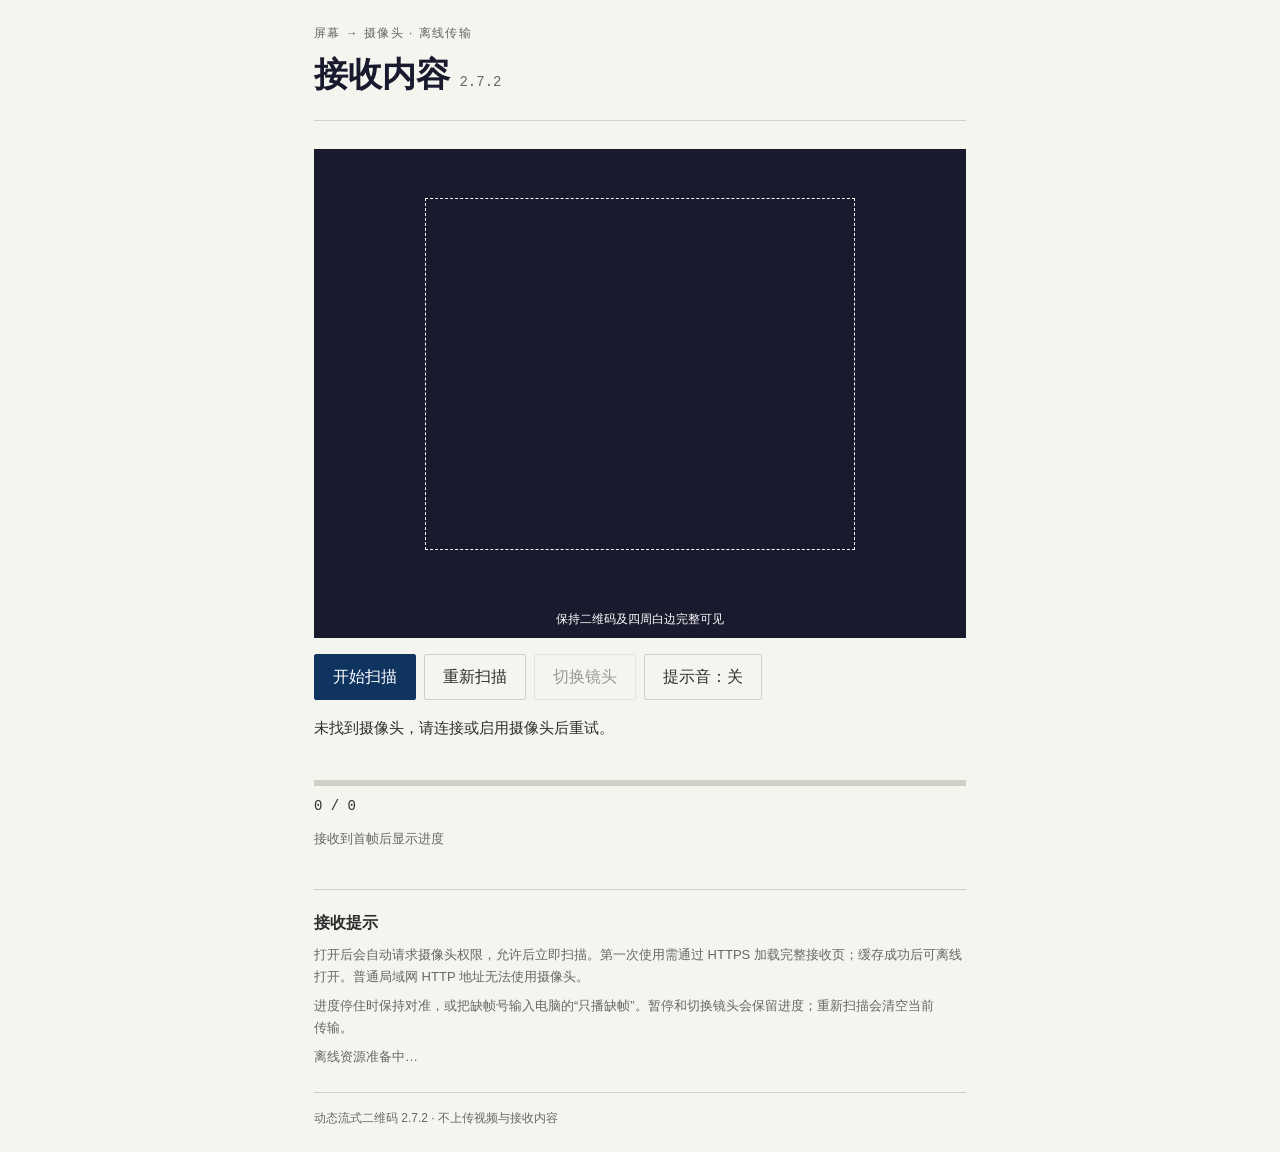
<file: index.html>
<!doctype html>
<html lang="zh-CN">
  <head>
    <meta charset="UTF-8" />
    <meta name="viewport" content="width=device-width, initial-scale=1" />
    <meta name="theme-color" content="#0f3460" />
    <link rel="manifest" href="manifest.json" />
    <link rel="icon" href="icons/icon-192.png" />
    <link rel="stylesheet" href="./theme.css" />
    <link rel="stylesheet" href="style.css" />
    <title>动态流式二维码 2.7.2 · 接收</title>
  </head>
  <body>
    <header class="page-header">
      <div>
        <p class="eyebrow">屏幕 → 摄像头 · 离线传输</p>
        <h1>接收内容 <small>2.7.2</small></h1>
      </div>
    </header>
    <main>
      <section aria-label="扫描二维码">
        <div class="camera-wrap">
          <video
            id="video"
            playsinline
            autoplay
            muted
            aria-label="摄像头预览"
          ></video>
          <div class="scan-overlay" id="scanOverlay"></div>
          <span class="camera-label">保持二维码及四周白边完整可见</span>
        </div>
        <p id="cameraInfo" class="hint"></p>
        <div class="controls">
          <button class="btn btn-primary" id="btnCamera">开始扫描</button
          ><button class="btn btn-secondary" id="btnRetry">重新扫描</button
          ><button class="btn btn-secondary" id="btnSwitchCam" disabled>
            切换镜头</button
          ><button class="btn btn-secondary" id="btnTorch" hidden>手电筒</button
          ><button class="btn btn-secondary" id="btnSound" aria-pressed="false">
            提示音：关
          </button>
        </div>
        <p id="statusText" class="status-text" role="status">
          正在启动接收程序…
        </p>
        <div
          class="progress-track"
          id="progressBar"
          role="progressbar"
          aria-label="数据帧接收进度"
          aria-valuemin="0"
          aria-valuemax="100"
          aria-valuenow="0"
        >
          <div id="progressFill"></div>
        </div>
        <p id="progressText" class="progress-text">0 / 0</p>
        <p id="missingText" class="hint"></p>
        <p id="badFrames" class="hint"></p>
        <div class="chunk-grid" id="chunkGrid" aria-label="帧接收状态"></div>
      </section>
      <section
        class="result-section"
        id="resultSection"
        hidden
        aria-labelledby="textTitle"
      >
        <h2 id="textTitle">文本已校验</h2>
        <p class="result-stats">
          <span id="charResult">0</span> 字符 · <span id="byteResult">0 B</span>
        </p>
        <label for="resultText" class="hint">接收原文</label
        ><textarea class="result-text" id="resultText" readonly></textarea>
        <div class="controls">
          <button class="btn btn-primary" id="btnCopy">复制全文</button
          ><button class="btn btn-secondary" id="btnSaveText">保存文本</button
          ><button class="btn btn-secondary" id="btnReset">接收下一份</button>
        </div>
      </section>
      <section
        class="result-section"
        id="fileResultSection"
        hidden
        aria-labelledby="fileTitle"
      >
        <h2 id="fileTitle">文件已校验</h2>
        <p class="file-name" id="fileName"></p>
        <p class="hint" id="fileSize"></p>
        <div class="controls">
          <button class="btn btn-primary" id="btnDownload">下载文件</button
          ><button class="btn btn-secondary" id="btnReset2">接收下一份</button>
        </div>
      </section>
      <aside class="guide">
        <h3>接收提示</h3>
        <p>
          打开后会自动请求摄像头权限，允许后立即扫描。第一次使用需通过 HTTPS
          加载完整接收页；缓存成功后可离线打开。普通局域网 HTTP
          地址无法使用摄像头。
        </p>
        <p>
          进度停住时保持对准，或把缺帧号输入电脑的“只播缺帧”。暂停和切换镜头会保留进度；重新扫描会清空当前传输。
        </p>
        <p id="offlineStatus" class="hint">
          通过 HTTPS 或本机 localhost 可启用离线缓存
        </p>
      </aside>
    </main>
    <footer>动态流式二维码 2.7.2 · 不上传视频与接收内容</footer>
    <div class="toast" id="toast" role="status"></div>
    <script src="bootstrap.js"></script>
    <script src="jsQR.js"></script>
    <script src="pako.min.js"></script>
    <script src="./protocol.js"></script>
    <script src="./capacity.js"></script>
    <script src="./transfer.js"></script>
    <script src="app.js"></script>
  </body>
</html>
</file>
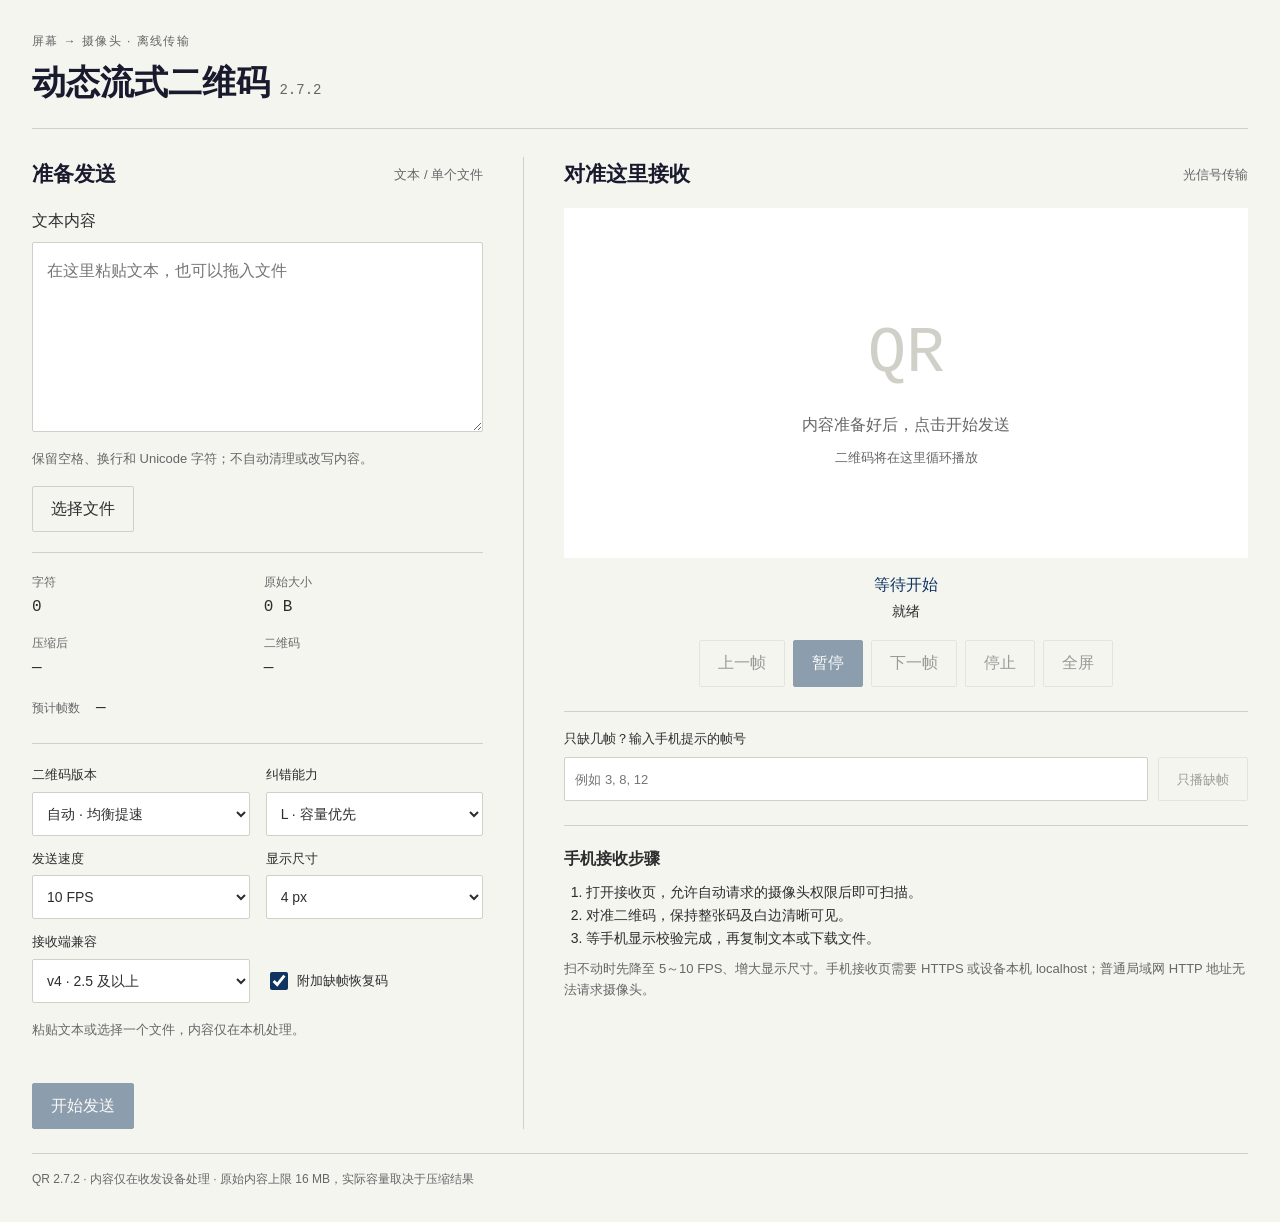
<file: send/index.html>
<!doctype html>
<html lang="zh-CN">
  <head>
    <meta charset="UTF-8" />
    <meta name="viewport" content="width=device-width, initial-scale=1" />
    <title>动态流式二维码 2.7.2 · 发送</title>
    <link rel="icon" href="icon.png" />
    <link rel="stylesheet" href="./theme.css" />
    <link rel="stylesheet" href="style.css" />
  </head>
  <body>
    <header class="page-header">
      <div>
        <p class="eyebrow">屏幕 → 摄像头 · 离线传输</p>
        <h1>动态流式二维码 <small>2.7.2</small></h1>
      </div>
    </header>
    <main class="workspace">
      <section class="input-panel" id="inputPanel" aria-labelledby="inputTitle">
        <div class="section-heading">
          <h2 id="inputTitle">准备发送</h2>
          <span class="muted">文本 / 单个文件</span>
        </div>
        <label for="inputText">文本内容</label
        ><textarea
          id="inputText"
          data-lock
          spellcheck="false"
          placeholder="在这里粘贴文本，也可以拖入文件"
        ></textarea>
        <p class="hint">
          保留空格、换行和 Unicode 字符；不自动清理或改写内容。
        </p>
        <div class="file-input-row">
          <button class="btn btn-secondary" id="btnChooseFile" data-lock>
            选择文件</button
          ><input type="file" id="fileInput" hidden data-lock /><button
            class="btn btn-secondary"
            id="btnClearFile"
            hidden
            data-lock
          >
            移除文件
          </button>
        </div>
        <p id="fileInfo" class="file-info"></p>
        <dl class="stats">
          <div>
            <dt>字符</dt>
            <dd id="charCount">0</dd>
          </div>
          <div>
            <dt>原始大小</dt>
            <dd id="byteCount">0 B</dd>
          </div>
          <div>
            <dt>压缩后</dt>
            <dd id="compressedSize">—</dd>
          </div>
          <div>
            <dt>二维码</dt>
            <dd id="versionDisplay">—</dd>
          </div>
          <div class="wide">
            <dt>预计帧数</dt>
            <dd id="codeCount">—</dd>
          </div>
        </dl>
        <div class="settings">
          <label
            >二维码版本<select id="versionSelect" data-lock>
              <option value="auto">自动 · 均衡提速</option>
              <option value="10">V10</option>
              <option value="15">V15</option>
              <option value="20">V20</option>
              <option value="25">V25</option>
              <option value="30">V30</option>
              <option value="40">V40</option>
            </select></label
          >
          <label
            >纠错能力<select id="eccSelect" data-lock>
              <option value="L">L · 容量优先</option>
              <option value="M">M · 抗扰优先</option>
            </select></label
          >
          <label
            >发送速度<select id="fpsSelect">
              <option value="5">5 FPS · 慢速</option>
              <option value="10" selected>10 FPS</option>
              <option value="15">15 FPS</option>
              <option value="20">20 FPS</option>
              <option value="25">25 FPS</option>
              <option value="30">30 FPS · 需实测</option>
            </select></label
          >
          <label
            >显示尺寸<select id="sizeSelect">
              <option value="2">2 px</option>
              <option value="4" selected>4 px</option>
              <option value="6">6 px</option>
              <option value="8">8 px</option>
            </select></label
          >
          <label
            >接收端兼容<select id="protoSelect" data-lock>
              <option value="v4">v4 · 2.5 及以上</option>
              <option value="v3">v3 · 2.3 / 2.4</option>
            </select></label
          ><label class="check"
            ><input
              type="checkbox"
              id="parityCheck"
              checked
              data-lock
            />附加缺帧恢复码</label
          >
        </div>
        <p class="hint" id="inputStatus" role="status">粘贴文本或选择文件。</p>
        <div class="actions">
          <button class="btn btn-primary" id="btnGenerate" disabled>
            开始发送</button
          ><button class="btn btn-secondary" id="btnCancel" hidden>
            取消生成
          </button>
        </div>
        <div class="progress-track" id="progressContainer" hidden>
          <div id="progressFill"></div>
        </div>
      </section>
      <section
        class="display-area"
        id="displayArea"
        aria-labelledby="displayTitle"
      >
        <div class="section-heading">
          <h2 id="displayTitle">对准这里接收</h2>
          <span class="muted">光信号传输</span>
        </div>
        <div class="display-canvas-wrap" id="displayCanvasWrap">
          <canvas
            id="displayCanvas"
            hidden
            aria-label="当前传输二维码"
          ></canvas>
          <div id="emptyState">
            <span class="empty-marker">QR</span>
            <p>内容准备好后，点击开始发送</p>
            <p class="hint">二维码将在这里循环播放</p>
          </div>
        </div>
        <div class="frame-indicator" id="frameIndicator">等待开始</div>
        <p id="statusText" role="status">就绪</p>
        <div class="display-controls">
          <button class="btn btn-secondary" id="btnPrev" disabled>上一帧</button
          ><button class="btn btn-primary" id="btnPause" disabled>暂停</button
          ><button class="btn btn-secondary" id="btnNext" disabled>
            下一帧</button
          ><button class="btn btn-secondary" id="btnStop" disabled>停止</button
          ><button class="btn btn-secondary" id="btnFullscreen" disabled>
            全屏
          </button>
        </div>
        <div class="repair-row">
          <label for="repairInput">只缺几帧？输入手机提示的帧号</label>
          <div class="actions">
            <input id="repairInput" placeholder="例如 3, 8, 12" /><button
              class="btn btn-secondary"
              id="btnRepair"
              disabled
            >
              只播缺帧
            </button>
          </div>
        </div>
        <aside class="guide">
          <h3>手机接收步骤</h3>
          <ol>
            <li>打开接收页，允许自动请求的摄像头权限后即可扫描。</li>
            <li>对准二维码，保持整张码及白边清晰可见。</li>
            <li>等手机显示校验完成，再复制文本或下载文件。</li>
          </ol>
          <p class="hint">
            扫不动时先降至 5～10 FPS、增大显示尺寸。手机接收页需要 HTTPS
            或设备本机 localhost；普通局域网 HTTP 地址无法请求摄像头。
          </p>
        </aside>
      </section>
    </main>
    <footer>
      QR 2.7.2 · 内容仅在收发设备处理 · 原始内容上限 16
      MB，实际容量取决于压缩结果
    </footer>
    <div class="toast" id="toast" role="status"></div>
    <script src="qrcode.js"></script>
    <script src="pako.min.js"></script>
    <script src="./protocol.js"></script>
    <script src="./capacity.js"></script>
    <script src="./transfer.js"></script>
    <script src="app.js"></script>
  </body>
</html>
</file>
<file: theme.css>
:root {
  --ink: #1a1a2e;
  --paper: #f5f5f0;
  --accent: #0f3460;
  --text: #2d2d2d;
  --muted: #666666;
  --line: #d0d0c8;
  --hover: #eaeae4;
  --success: #2d8f2d;
  --error: #d13438;
  --white: #ffffff;
  --black: #000000;
  --font: "方正公文楷体", "Microsoft YaHei UI", "PingFang SC", sans-serif;
  --mono: "Cascadia Code", Consolas, monospace;
}
* {
  box-sizing: border-box;
}
body {
  margin: 0;
  color: var(--text);
  background: var(--paper);
  font-family: var(--font);
  font-size: 16px;
  line-height: 1.65;
}
button,
input,
select,
textarea {
  font: inherit;
}
h1,
h2,
h3,
p {
  margin: 0;
}
h1 {
  font-size: clamp(25px, 3vw, 34px);
  font-weight: 600;
  color: var(--ink);
  line-height: 1.3;
}
h1 small {
  font: 14px var(--mono);
  color: var(--muted);
}
h2 {
  font-size: 21px;
  color: var(--ink);
}
h3 {
  font-size: 16px;
}
p {
  text-wrap: pretty;
}
a {
  color: var(--accent);
  text-underline-offset: 5px;
}
.eyebrow {
  font-size: 12px;
  letter-spacing: 0.12em;
  color: var(--muted);
  margin-bottom: 8px;
}
.muted,
.hint {
  color: var(--muted);
  font-size: 13px;
}
.hint {
  margin-top: 8px;
}
.page-header {
  display: flex;
  justify-content: space-between;
  align-items: center;
  gap: 20px;
  padding-bottom: 24px;
  border-bottom: 1px solid var(--line);
  margin-bottom: 28px;
}
.section-heading {
  display: flex;
  align-items: center;
  justify-content: space-between;
  gap: 16px;
  margin-bottom: 16px;
}
.btn {
  display: inline-flex;
  justify-content: center;
  align-items: center;
  min-height: 44px;
  padding: 9px 18px;
  border-radius: 2px;
  border: 1px solid var(--line);
  cursor: pointer;
  white-space: nowrap;
}
.btn-primary {
  background: var(--accent);
  border-color: var(--accent);
  color: var(--white);
}
.btn-secondary {
  background: transparent;
  color: var(--text);
}
.btn-primary:hover:not(:disabled) {
  background: var(--ink);
}
.btn-secondary:hover:not(:disabled) {
  background: var(--hover);
}
.btn:disabled {
  opacity: 0.45;
  cursor: not-allowed;
}
button:focus-visible,
input:focus-visible,
select:focus-visible,
textarea:focus-visible,
a:focus-visible {
  outline: 2px solid var(--accent);
  outline-offset: 3px;
}
input,
select,
textarea {
  background: var(--white);
  color: var(--text);
  border: 1px solid var(--line);
  border-radius: 2px;
  max-width: 100%;
}
input,
select {
  min-height: 44px;
  padding: 6px 10px;
}
textarea {
  padding: 14px;
  line-height: 1.7;
  resize: vertical;
}
input[type="checkbox"] {
  min-height: 0;
  width: 18px;
  height: 18px;
  accent-color: var(--accent);
}
.actions {
  display: flex;
  gap: 10px;
  flex-wrap: wrap;
}
.progress-track {
  height: 6px;
  background: var(--line);
  margin-top: 16px;
  overflow: hidden;
}
.progress-track > div {
  height: 100%;
  width: 0;
  background: var(--accent);
}
.toast {
  position: fixed;
  bottom: 24px;
  left: 50%;
  transform: translateX(-50%);
  max-width: 90vw;
  background: var(--ink);
  color: var(--white);
  padding: 12px 20px;
  border-radius: 2px;
  z-index: 100;
  display: none;
}
.toast.show {
  display: block;
}
[hidden] {
  display: none !important;
}
footer {
  margin-top: 24px;
  padding-top: 16px;
  border-top: 1px solid var(--line);
  color: var(--muted);
  font-size: 12px;
}
@media (max-width: 650px) {
  .page-header {
    align-items: flex-start;
  }
  .page-header > a {
    font-size: 13px;
    flex-shrink: 0;
  }
  h1 {
    font-size: 24px;
  }
}
</file>
<file: style.css>
body {
  max-width: 700px;
  margin: auto;
  padding: 24px;
}
.camera-wrap {
  position: relative;
  width: 100%;
  aspect-ratio: 4/3;
  background: var(--ink);
  overflow: hidden;
}
.camera-wrap video {
  display: block;
  width: 100%;
  height: 100%;
  object-fit: contain;
}
.scan-overlay {
  position: absolute;
  left: 17%;
  top: 10%;
  width: 66%;
  height: 72%;
  border: 1px dashed var(--white);
  pointer-events: none;
}
.camera-label {
  position: absolute;
  bottom: 8px;
  left: 0;
  width: 100%;
  text-align: center;
  font-size: 12px;
  color: var(--white);
  background: var(--ink);
}
.controls {
  display: flex;
  gap: 8px;
  flex-wrap: wrap;
  margin-top: 16px;
}
.status-text {
  padding: 16px 0 8px;
  font-size: 15px;
  min-height: 64px;
  overflow-wrap: anywhere;
}
.progress-text {
  font: 14px/1.8 var(--mono);
  margin-top: 8px;
}
.chunk-grid {
  display: flex;
  flex-wrap: wrap;
  gap: 5px;
  margin-top: 16px;
  max-height: 220px;
  overflow: auto;
}
.chunk-tag {
  font: 12px/26px var(--mono);
  text-align: center;
  min-width: 32px;
  padding: 0 3px;
  border: 1px solid var(--line);
  color: var(--muted);
}
.chunk-tag.parity {
  border-style: dashed;
}
.chunk-tag.collected {
  background: var(--success);
  color: var(--white);
  border-color: var(--success);
}
.chunk-tag.parity.collected {
  background: var(--accent);
  border-color: var(--accent);
}
.chunk-tag.recovered {
  text-decoration: underline;
  text-decoration-style: double;
}
.result-section {
  padding-top: 24px;
  margin-top: 24px;
  border-top: 1px solid var(--line);
}
.result-text {
  display: block;
  width: 100%;
  min-height: 180px;
  max-height: 440px;
  margin-top: 8px;
  white-space: pre;
  tab-size: 4;
}
.result-stats {
  font-size: 13px;
  color: var(--muted);
  margin: 8px 0;
}
.file-name {
  font-size: 18px;
  overflow-wrap: anywhere;
  margin-top: 12px;
}
.guide {
  border-top: 1px solid var(--line);
  margin-top: 24px;
  padding-top: 20px;
}
.guide p {
  font-size: 13px;
  color: var(--muted);
  margin-top: 8px;
}
#missingText {
  overflow-wrap: anywhere;
}
@media (max-width: 480px) {
  body {
    padding: 16px;
  }
  .btn {
    padding: 8px 12px;
    font-size: 14px;
  }
  .page-header {
    margin-bottom: 20px;
  }
}
</file>
<file: send/theme.css>
:root {
  --ink: #1a1a2e;
  --paper: #f5f5f0;
  --accent: #0f3460;
  --text: #2d2d2d;
  --muted: #666666;
  --line: #d0d0c8;
  --hover: #eaeae4;
  --success: #2d8f2d;
  --error: #d13438;
  --white: #ffffff;
  --black: #000000;
  --font: "方正公文楷体", "Microsoft YaHei UI", "PingFang SC", sans-serif;
  --mono: "Cascadia Code", Consolas, monospace;
}
* {
  box-sizing: border-box;
}
body {
  margin: 0;
  color: var(--text);
  background: var(--paper);
  font-family: var(--font);
  font-size: 16px;
  line-height: 1.65;
}
button,
input,
select,
textarea {
  font: inherit;
}
h1,
h2,
h3,
p {
  margin: 0;
}
h1 {
  font-size: clamp(25px, 3vw, 34px);
  font-weight: 600;
  color: var(--ink);
  line-height: 1.3;
}
h1 small {
  font: 14px var(--mono);
  color: var(--muted);
}
h2 {
  font-size: 21px;
  color: var(--ink);
}
h3 {
  font-size: 16px;
}
p {
  text-wrap: pretty;
}
a {
  color: var(--accent);
  text-underline-offset: 5px;
}
.eyebrow {
  font-size: 12px;
  letter-spacing: 0.12em;
  color: var(--muted);
  margin-bottom: 8px;
}
.muted,
.hint {
  color: var(--muted);
  font-size: 13px;
}
.hint {
  margin-top: 8px;
}
.page-header {
  display: flex;
  justify-content: space-between;
  align-items: center;
  gap: 20px;
  padding-bottom: 24px;
  border-bottom: 1px solid var(--line);
  margin-bottom: 28px;
}
.section-heading {
  display: flex;
  align-items: center;
  justify-content: space-between;
  gap: 16px;
  margin-bottom: 16px;
}
.btn {
  display: inline-flex;
  justify-content: center;
  align-items: center;
  min-height: 44px;
  padding: 9px 18px;
  border-radius: 2px;
  border: 1px solid var(--line);
  cursor: pointer;
  white-space: nowrap;
}
.btn-primary {
  background: var(--accent);
  border-color: var(--accent);
  color: var(--white);
}
.btn-secondary {
  background: transparent;
  color: var(--text);
}
.btn-primary:hover:not(:disabled) {
  background: var(--ink);
}
.btn-secondary:hover:not(:disabled) {
  background: var(--hover);
}
.btn:disabled {
  opacity: 0.45;
  cursor: not-allowed;
}
button:focus-visible,
input:focus-visible,
select:focus-visible,
textarea:focus-visible,
a:focus-visible {
  outline: 2px solid var(--accent);
  outline-offset: 3px;
}
input,
select,
textarea {
  background: var(--white);
  color: var(--text);
  border: 1px solid var(--line);
  border-radius: 2px;
  max-width: 100%;
}
input,
select {
  min-height: 44px;
  padding: 6px 10px;
}
textarea {
  padding: 14px;
  line-height: 1.7;
  resize: vertical;
}
input[type="checkbox"] {
  min-height: 0;
  width: 18px;
  height: 18px;
  accent-color: var(--accent);
}
.actions {
  display: flex;
  gap: 10px;
  flex-wrap: wrap;
}
.progress-track {
  height: 6px;
  background: var(--line);
  margin-top: 16px;
  overflow: hidden;
}
.progress-track > div {
  height: 100%;
  width: 0;
  background: var(--accent);
}
.toast {
  position: fixed;
  bottom: 24px;
  left: 50%;
  transform: translateX(-50%);
  max-width: 90vw;
  background: var(--ink);
  color: var(--white);
  padding: 12px 20px;
  border-radius: 2px;
  z-index: 100;
  display: none;
}
.toast.show {
  display: block;
}
[hidden] {
  display: none !important;
}
footer {
  margin-top: 24px;
  padding-top: 16px;
  border-top: 1px solid var(--line);
  color: var(--muted);
  font-size: 12px;
}
@media (max-width: 650px) {
  .page-header {
    align-items: flex-start;
  }
  .page-header > a {
    font-size: 13px;
    flex-shrink: 0;
  }
  h1 {
    font-size: 24px;
  }
}
</file>
<file: send/style.css>
body {
  max-width: 1440px;
  padding: 32px;
  margin: auto;
}
.workspace {
  display: grid;
  grid-template-columns: minmax(310px, 0.9fr) minmax(0, 1.25fr);
  gap: 40px;
}
.input-panel {
  border-right: 1px solid var(--line);
  padding-right: 40px;
  min-width: 0;
}
#inputText {
  width: 100%;
  min-height: 190px;
  margin-top: 8px;
}
.file-input-row {
  display: flex;
  gap: 8px;
  margin-top: 16px;
}
.file-info {
  font-size: 13px;
  color: var(--accent);
  overflow-wrap: anywhere;
  margin-top: 8px;
}
.stats {
  display: grid;
  grid-template-columns: 1fr 1fr;
  gap: 12px;
  padding: 20px 0;
  border-top: 1px solid var(--line);
  border-bottom: 1px solid var(--line);
  margin: 20px 0;
}
.stats div {
  display: flex;
  flex-direction: column;
}
.stats dt {
  font-size: 12px;
  color: var(--muted);
}
.stats dd {
  margin: 0;
  font: 16px/1.8 var(--mono);
}
.stats .wide {
  grid-column: 1/-1;
  flex-direction: row;
  gap: 16px;
  align-items: center;
}
.settings {
  display: grid;
  grid-template-columns: 1fr 1fr;
  gap: 12px 16px;
}
.settings label {
  font-size: 13px;
  display: flex;
  flex-direction: column;
  gap: 6px;
}
.settings .check {
  flex-direction: row;
  align-items: center;
  align-self: end;
  min-height: 44px;
}
.settings select {
  width: 100%;
  font-size: 14px;
}
#inputStatus {
  min-height: 48px;
  margin: 16px 0;
}
.display-area {
  min-width: 0;
  text-align: center;
}
.display-area .section-heading {
  text-align: left;
}
.display-canvas-wrap {
  display: flex;
  align-items: center;
  justify-content: center;
  width: 100%;
  min-height: 350px;
  background: var(--white);
  padding: 8px;
  overflow: hidden;
}
.display-canvas-wrap canvas {
  display: block;
  image-rendering: pixelated;
  max-width: 100%;
  height: auto;
}
.empty-marker {
  font: 64px/1.8 var(--mono);
  color: var(--line);
}
#emptyState {
  color: var(--muted);
  padding: 32px 12px;
}
.frame-indicator {
  font: 16px/1.8 var(--mono);
  color: var(--accent);
  margin-top: 14px;
}
#statusText {
  font-size: 14px;
  min-height: 24px;
  overflow-wrap: anywhere;
}
.display-controls {
  display: flex;
  justify-content: center;
  gap: 8px;
  flex-wrap: wrap;
  margin-top: 16px;
}
.repair-row {
  text-align: left;
  border-top: 1px solid var(--line);
  margin-top: 24px;
  padding-top: 16px;
  font-size: 13px;
}
.repair-row .actions {
  margin-top: 8px;
}
.repair-row input {
  flex: 1;
  min-width: 120px;
}
.guide {
  text-align: left;
  margin-top: 24px;
  border-top: 1px solid var(--line);
  padding-top: 20px;
}
.guide ol {
  padding-left: 22px;
  font-size: 14px;
  margin: 8px 0;
}
.display-area:fullscreen {
  display: flex;
  flex-direction: column;
  align-items: center;
  justify-content: center;
  background: var(--paper);
  padding: 16px;
}
.display-area:fullscreen .display-canvas-wrap {
  width: 100%;
  min-height: 0;
  background: transparent;
}
.display-area:fullscreen .guide,
.display-area:fullscreen .repair-row,
.display-area:fullscreen .section-heading {
  display: none;
}
.display-area:fullscreen canvas {
  max-height: calc(100vh - 180px);
}
@media (max-width: 900px) {
  body {
    padding: 20px;
  }
  .workspace {
    grid-template-columns: 1fr;
    gap: 28px;
  }
  .input-panel {
    border: 0;
    padding: 0;
  }
  .display-area {
    border-top: 1px solid var(--line);
    padding-top: 24px;
  }
  .display-canvas-wrap {
    min-height: 300px;
  }
}
@media (min-width: 1700px) {
  body {
    max-width: 1600px;
    padding: 40px;
  }
  .workspace {
    gap: 60px;
  }
}
</file>
